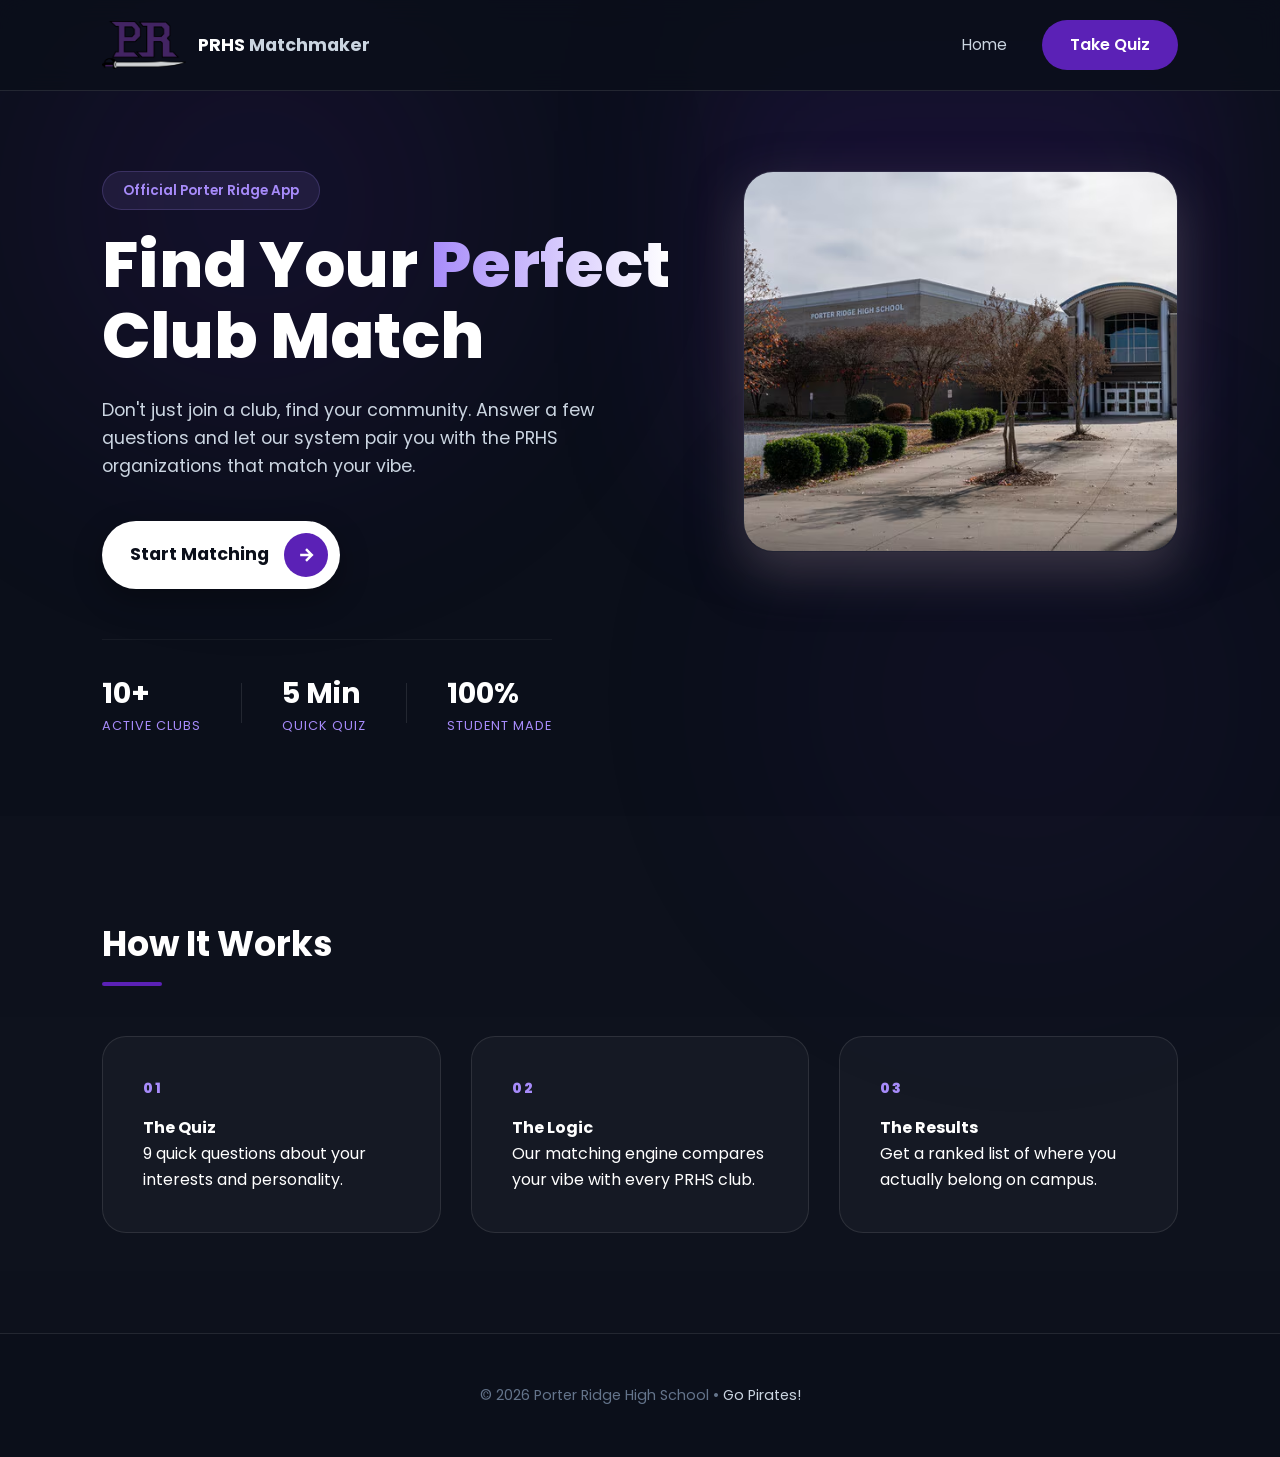
<file: index.html>
<!DOCTYPE html>
<html lang="en">
<head>
    <meta charset="UTF-8">
    <meta name="viewport" content="width=device-width, initial-scale=1.0">
    <title>PRHS Club Matchmaker | Find Your Pack</title>
    
    <link rel="preconnect" href="https://fonts.googleapis.com">
    <link rel="preconnect" href="https://fonts.gstatic.com" crossorigin>
    <link href="https://fonts.googleapis.com/css2?family=Poppins:wght@300;400;600;700;800&display=swap" rel="stylesheet">
    
    <link rel="stylesheet" href="styles.css">
</head>
<body>

    <div class="bg-glow"></div>
    <div class="bg-glow secondary"></div>

    <header class="navbar">
        <div class="logo-container">
            <img src="PRlogo.png" alt="PRHS Logo" class="school-logo">
            <span class="logo-text">PRHS <span class="silver-text">Matchmaker</span></span>
        </div>
        <nav class="nav-links">
            <a href="index.html" class="nav-link">Home</a>
            <a href="quiz.html" class="nav-btn">Take Quiz</a>
        </nav>
    </header>

    <main class="content-wrapper">
        <section class="hero">
            <div class="hero-content fade-in-up">
                <div class="text-stack">
                    <span class="badge">Official Porter Ridge App</span>
                    <h1>Find Your <span class="highlight">Perfect</span> <br>Club Match</h1>
                    <p class="hero-description">
                        Don't just join a club, find your community. Answer a few questions and let our system 
                        pair you with the PRHS organizations that match your vibe.
                    </p>
                </div>

                <div class="cta-group">
                    <a href="quiz.html" class="main-cta-button">
                        <span>Start Matching</span>
                        <div class="icon-circle">
                            <svg width="20" height="20" viewBox="0 0 24 24" fill="none" stroke="currentColor" stroke-width="3">
                                <path d="M5 12h14M12 5l7 7-7 7"/>
                            </svg>
                        </div>
                    </a>
                </div>

                <div class="stats-row">
                    <div class="stat-item">
                        <span class="stat-number">10+</span>
                        <span class="stat-label">Active Clubs</span>
                    </div>
                    <div class="stat-sep"></div>
                    <div class="stat-item">
                        <span class="stat-number">5 Min</span>
                        <span class="stat-label">Quick Quiz</span>
                    </div>
                    <div class="stat-sep"></div>
                    <div class="stat-item">
                        <span class="stat-number">100%</span>
                        <span class="stat-label">Student Made</span>
                    </div>
                </div>
            </div>

            <div class="hero-visual fade-in-right">
                <div class="image-wrapper">
                    <div class="image-glow"></div>
                    <div class="image-frame">
                        <img src="PRbackground.jpg" alt="PRHS Campus" class="main-hero-img">
                    </div>
                </div>
            </div>
        </section>

        <section class="how-it-works">
            <div class="section-header">
                <h2>How It Works</h2>
                <div class="line-divider"></div>
            </div>
            
            <div class="steps-grid">
                <div class="step-card">
                    <div class="step-num">01</div>
                    <h4>The Quiz</h4>
                    <p>9 quick questions about your interests and personality.</p>
                </div>
                <div class="step-card">
                    <div class="step-num">02</div>
                    <h4>The Logic</h4>
                    <p>Our matching engine compares your vibe with every PRHS club.</p>
                </div>
                <div class="step-card">
                    <div class="step-num">03</div>
                    <h4>The Results</h4>
                    <p>Get a ranked list of where you actually belong on campus.</p>
                </div>
            </div>
        </section>
    </main>

    <footer class="main-footer">
        <p>&copy; 2026 Porter Ridge High School • <span class="silver-text">Go Pirates!</span></p>
    </footer>

    <script src="script.js"></script>
</body>
</html>
</file>
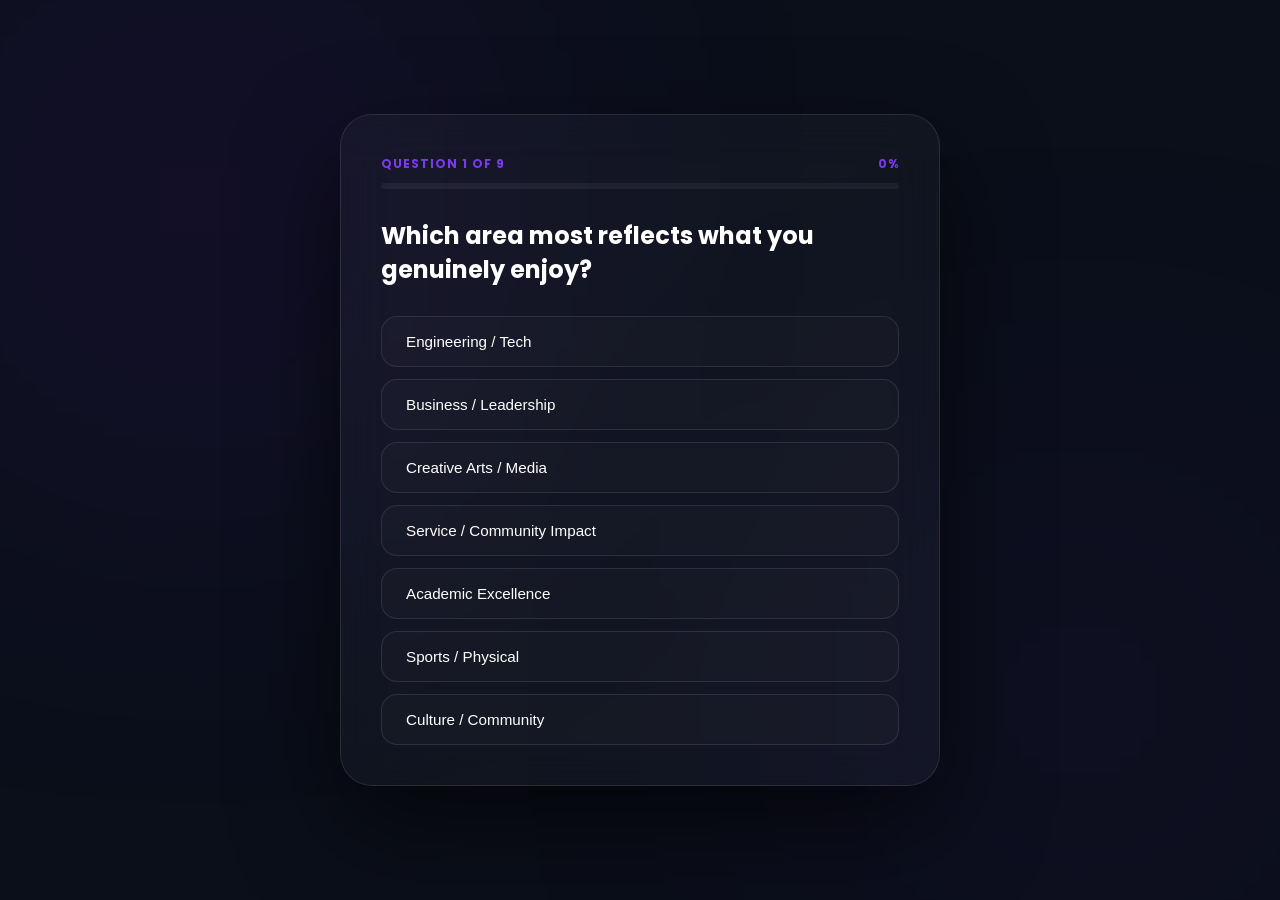
<file: quiz.html>
<!DOCTYPE html>
<html lang="en">
<head>
    <meta charset="UTF-8">
    <meta name="viewport" content="width=device-width, initial-scale=1.0">
    <title>PRHS Matchmaker Quiz</title>
    <link rel="stylesheet" href="quiz-style.css">
    <link href="https://fonts.googleapis.com/css2?family=Poppins:wght@300;400;600;700;800&display=swap" rel="stylesheet">
</head>
<body>
    <div class="bg-glow"></div>
    <div class="bg-glow secondary"></div>

    <div class="quiz-wrapper">
        <div class="quiz-card" id="main-card">
            <div class="quiz-header">
                <div class="progress-info">
                    <span id="q-number">Step 1 of 9</span>
                    <span id="q-percent">0%</span>
                </div>
                <div class="progress-track">
                    <div class="progress-fill" id="progressBar"></div>
                </div>
            </div>

            <div id="question-container" class="fade-in">
                <h2 id="q-text">Loading...</h2>
                <div class="options-stack" id="options-container">
                    </div>
            </div>

            <div id="results-screen" class="hidden">
                <div class="results-header">
                    <h2>Your Perfect Matches</h2>
                    <p class="silver-text">Based on your personality and goals, we recommend:</p>
                </div>
                <div id="rankings-list" class="results-grid">
                    </div>
                <div class="results-footer">
                    <button onclick="location.reload()" class="btn-primary">Try Again</button>
                    <a href="index.html" class="btn-secondary">Return Home</a>
                </div>
            </div>
        </div>
    </div>
    <script src="engine.js"></script>
</body>
</html>
</file>
<file: styles.css>
/* =======================
   COLOR & VARIABLE SYSTEM
======================= */
:root {
    --prhs-purple: #5b21b6;
    --prhs-purple-light: #a78bfa;
    --prhs-black: #0b0f1a;
    --prhs-silver: #cbd5e1;
    --glass-border: rgba(255, 255, 255, 0.1);
    --transition: all 0.4s cubic-bezier(0.16, 1, 0.3, 1);
}

* {
    margin: 0;
    padding: 0;
    box-sizing: border-box;
    font-family: 'Poppins', sans-serif;
}

body {
    background-color: var(--prhs-black);
    color: white;
    min-height: 100vh;
    overflow-x: hidden;
    line-height: 1.6;
    display: flex;
    flex-direction: column;
}

.content-wrapper {
    flex: 1;
}

/* =======================
   NAVBAR
======================= */
.navbar {
    display: flex;
    justify-content: space-between;
    align-items: center;
    padding: 20px 8%;
    position: sticky;
    top: 0;
    z-index: 1000;
    background: rgba(11, 15, 26, 0.85);
    backdrop-filter: blur(12px);
    border-bottom: 1px solid var(--glass-border);
}

.logo-container { display: flex; align-items: center; gap: 12px; }
.school-logo { height: 48px; width: auto; }
.logo-text { font-weight: 700; font-size: 1.1rem; }
.nav-links { display: flex; align-items: center; gap: 35px; }

.nav-link { 
    text-decoration: none; 
    color: var(--prhs-silver); 
    font-size: 0.95rem; 
    transition: var(--transition);
}

.nav-btn {
    padding: 12px 28px;
    background: var(--prhs-purple);
    color: white;
    border-radius: 50px;
    text-decoration: none;
    font-weight: 600;
    transition: var(--transition);
}

.nav-btn:hover { background: var(--prhs-purple-light); transform: translateY(-2px); }

/* =======================
   HERO SECTION
======================= */
.hero {
    display: grid;
    grid-template-columns: 1.2fr 0.9fr;
    align-items: flex-start;
    padding: 80px 8%;
    gap: 60px;
    max-width: 1400px;
    margin: 0 auto;
}

.hero-content {
    display: flex;
    flex-direction: column;
    align-items: flex-start;
}

.badge {
    background: rgba(167, 139, 250, 0.1);
    color: var(--prhs-purple-light);
    padding: 8px 20px;
    border-radius: 100px;
    font-size: 0.85rem;
    font-weight: 600;
    border: 1px solid rgba(167, 139, 250, 0.2);

    display: inline-block;
    margin-bottom: 20px;
    position: relative;
    top: 0px;
}

.hero-content h1 {
    font-size: 4rem;
    line-height: 1.1;
    margin-bottom: 25px;
    font-weight: 800;
}

.highlight {
    color: var(--prhs-purple-light);
    background: linear-gradient(to right, var(--prhs-purple-light), #fff);
    -webkit-background-clip: text;
    -webkit-text-fill-color: transparent;
}

.hero-description {
    font-size: 1.1rem;
    color: var(--prhs-silver);
    max-width: 520px;
    margin-bottom: 40px;
}

/* =======================
   START MATCHING BUTTON
======================= */
.main-cta-button {
    display: inline-flex;
    align-items: center;
    gap: 15px;
    background: white;
    color: var(--prhs-black);
    padding: 12px 12px 12px 28px;
    border-radius: 100px;
    text-decoration: none;
    font-weight: 700;
    font-size: 1.1rem;
    transition: var(--transition);
    box-shadow: 0 10px 30px rgba(0,0,0,0.3);
}

.icon-circle {
    background: var(--prhs-purple);
    width: 44px;
    height: 44px;
    border-radius: 50%;
    display: flex;
    align-items: center;
    justify-content: center;
    color: white;
    transition: var(--transition);
}

.main-cta-button:hover {
    transform: scale(1.05);
    background: #f8fafc;
}

.main-cta-button:hover .icon-circle {
    transform: rotate(45deg);
}

/* =======================
   STATS ROW (HORIZONTAL)
======================= */
.stats-row {
    display: flex;
    align-items: center;
    gap: 40px;
    margin-top: 50px;
    padding-top: 30px;
    border-top: 1px solid rgba(255,255,255,0.05);
}

.stat-item { display: flex; flex-direction: column; }
.stat-number { font-size: 1.8rem; font-weight: 700; color: white; }
.stat-label { font-size: 0.8rem; color: var(--prhs-purple-light); text-transform: uppercase; letter-spacing: 1px; }
.stat-sep { width: 1px; height: 40px; background: var(--glass-border); }

/* =======================
   IMAGE VISUAL
======================= */
.image-wrapper { position: relative; width: 100%; }
.image-glow {
    position: absolute;
    top: 20%; left: 50%;
    transform: translate(-50%, -50%);
    width: 120%; height: 120%;
    background: var(--prhs-purple);
    filter: blur(80px);
    opacity: 0.15;
    z-index: -1;
}

.image-frame {
    border-radius: 30px;
    overflow: hidden;
    border: 1px solid var(--glass-border);
    box-shadow: 0 20px 50px rgba(103, 93, 103, 0.5);
}

.main-hero-img {
    width: 100%;
    aspect-ratio: 16 / 14;
    object-fit: cover;
    display: block;
}

/* =======================
   HOW IT WORKS (CLEAN GRID)
======================= */
.how-it-works { padding: 100px 8%; background: rgba(255,255,255,0.01); }
.section-header { margin-bottom: 50px; }
.section-header h2 { font-size: 2.2rem; margin-bottom: 10px; }
.line-divider { width: 60px; height: 4px; background: var(--prhs-purple); border-radius: 2px; }

.steps-grid {
    display: grid;
    grid-template-columns: repeat(auto-fit, minmax(280px, 1fr));
    gap: 30px;
}

.step-card {
    background: rgba(255,255,255,0.03);
    padding: 40px;
    border-radius: 24px;
    border: 1px solid var(--glass-border);
    transition: var(--transition);
}

.step-card:hover { border-color: var(--prhs-purple-light); transform: translateY(-8px); }
.step-num { color: var(--prhs-purple-light); font-weight: 800; font-size: 0.9rem; margin-bottom: 15px; letter-spacing: 2px; }

/* =======================
   FOOTER
======================= */
.main-footer {
    padding: 50px 8%;
    border-top: 1px solid var(--glass-border);
    text-align: center;
    color: #64748b;
    font-size: 0.9rem;
}

.silver-text { color: var(--prhs-silver); }

/* =======================
   ANIMATIONS & BACKGROUND
======================= */
.bg-glow {
    position: fixed; width: 60vw; height: 60vw;
    background: radial-gradient(circle, var(--prhs-purple) 0%, transparent 70%);
    filter: blur(100px); opacity: 0.15; top: -20%; left: -10%; z-index: -1;
}
.bg-glow.secondary { right: -10%; bottom: -20%; top: auto; left: auto; opacity: 0.08; }

@keyframes fadeInUp {
    from { opacity: 0; transform: translateY(30px); }
    to { opacity: 1; transform: translateY(-20); }
}

.fade-in-up { animation: fadeInUp 1s ease forwards; }

/* RESPONSIVE */
@media (max-width: 1024px) {
    .hero { grid-template-columns: 1fr; text-align: center; }
    .hero-content { align-items: center; }
    .stats-row { justify-content: center; width: 100%; }
    .hero-content h1 { font-size: 3rem; }
}
</file>
<file: quiz-style.css>
:root {
    --pr-purple: #5b21b6;
    --pr-purple-glow: #7c3aed;
    --pr-black: #0b0f1a;
    --pr-silver: #94a3b8;
    --glass: rgba(255, 255, 255, 0.03);
    --glass-border: rgba(255, 255, 255, 0.1);
}

body {
    background-color: var(--pr-black);
    color: white;
    font-family: 'Poppins', sans-serif;
    margin: 0;
    height: 100vh;
    display: flex;
    justify-content: center;
    align-items: center;
    overflow: hidden;
}

.quiz-wrapper {
    width: 100%;
    max-width: 600px;
    padding: 20px;
    z-index: 10;
}

.quiz-card {
    background: var(--glass);
    backdrop-filter: blur(25px);
    border: 1px solid var(--glass-border);
    border-radius: 32px;
    padding: 40px;
    box-shadow: 0 40px 100px rgba(0,0,0,0.6);
    transition: all 0.5s cubic-bezier(0.16, 1, 0.3, 1);
}

/* Progress Bar Styling */
.quiz-header { margin-bottom: 30px; }
.progress-info {
    display: flex;
    justify-content: space-between;
    font-size: 0.75rem;
    font-weight: 700;
    color: var(--pr-purple-glow);
    text-transform: uppercase;
    letter-spacing: 1px;
    margin-bottom: 10px;
}
.progress-track {
    height: 6px;
    background: rgba(255,255,255,0.05);
    border-radius: 10px;
}
.progress-fill {
    height: 100%;
    width: 0%;
    background: linear-gradient(90deg, var(--pr-purple), var(--pr-purple-glow));
    border-radius: 10px;
    transition: width 0.6s cubic-bezier(0.34, 1.56, 0.64, 1);
}

/* Question Styling */
h2 { font-size: 1.5rem; line-height: 1.4; margin-bottom: 30px; }

.options-stack { display: flex; flex-direction: column; gap: 12px; }

.option-btn {
    background: rgba(255,255,255,0.02);
    border: 1px solid var(--glass-border);
    padding: 16px 24px;
    border-radius: 16px;
    color: white;
    text-align: left;
    font-size: 0.95rem;
    cursor: pointer;
    transition: all 0.3s ease;
    outline: none;
}

.option-btn:hover {
    background: rgba(124, 58, 237, 0.1);
    border-color: var(--pr-purple-glow);
    transform: scale(1.02);
}

.option-btn:active { transform: scale(0.98); }

/* Results */
.hidden { display: none; }
.match-card {
    background: linear-gradient(135deg, rgba(91, 33, 182, 0.1), transparent);
    border: 1px solid var(--glass-border);
    padding: 20px;
    border-radius: 20px;
    margin-top: 15px;
    display: flex;
    justify-content: space-between;
    align-items: center;
}

.restart-btn {
    width: 100%;
    padding: 16px;
    background: white;
    color: black;
    border: none;
    border-radius: 16px;
    font-weight: 700;
    margin-top: 30px;
    cursor: pointer;
}

/* BG Glows */
.bg-glow {
    position: fixed; width: 600px; height: 600px;
    background: var(--pr-purple); filter: blur(150px);
    opacity: 0.1; top: -100px; left: -100px; z-index: 1;
}
.bg-glow.secondary { top: auto; left: auto; bottom: -100px; right: -100px; opacity: 0.05; }


/* =======================
   RESULTS SCREEN UI
======================= */

#results-screen {
    max-width: 500px; /* Constrains the width so it doesn't fill the screen */
    margin: 0 auto;
    text-align: center;
    animation: fadeIn 0.8s ease;
}

.results-header {
    margin-bottom: 2rem;
}

.celebration-icon {
    font-size: 2.5rem;
    margin-bottom: 1rem;
    display: block;
}

/* Match Cards Polish */
.match-card {
    background: rgba(255, 255, 255, 0.03);
    border: 1px solid var(--glass-border);
    padding: 1.25rem 1.5rem;
    border-radius: 20px;
    margin-bottom: 1rem;
    display: flex;
    justify-content: space-between;
    align-items: center;
    transition: transform 0.3s ease;
}

.match-card:first-child {
    background: linear-gradient(135deg, rgba(91, 33, 182, 0.2), rgba(255, 255, 255, 0.03));
    border-color: var(--pr-purple-glow);
    transform: scale(1.05); /* Makes #1 match pop */
    margin-bottom: 1.5rem;
}

.match-info small {
    display: block;
    color: var(--pr-purple-glow);
    font-weight: 700;
    font-size: 0.7rem;
    text-transform: uppercase;
    margin-bottom: 4px;
}

.match-name {
    font-weight: 700;
    font-size: 1.1rem;
}

.match-score {
    font-weight: 800;
    color: var(--pr-purple-light);
    font-size: 1.2rem;
}

/* =======================
   BUTTONS (NO MORE RAW LINKS)
======================= */

.results-footer {
    margin-top: 2.5rem;
    display: flex;
    flex-direction: column;
    gap: 12px;
}

.btn-primary {
    width: 100%;
    padding: 16px;
    background: white;
    color: black;
    border: none;
    border-radius: 16px;
    font-weight: 700;
    font-size: 1rem;
    cursor: pointer;
    transition: var(--transition);
}

.btn-primary:hover {
    background: var(--pr-purple-light);
    transform: translateY(-2px);
}

.btn-secondary {
    width: 100%;
    padding: 14px;
    background: rgba(255, 255, 255, 0.05);
    color: white;
    border: 1px solid var(--glass-border);
    border-radius: 16px;
    font-weight: 600;
    text-decoration: none;
    font-size: 0.9rem;
    transition: var(--transition);
    display: block; /* Makes the <a> tag behave like a button */
}

.btn-secondary:hover {
    background: rgba(255, 255, 255, 0.1);
    border-color: var(--pr-silver);
}

@keyframes fadeIn {
    from { opacity: 0; transform: translateY(10px); }
    to { opacity: 1; transform: translateY(0); }
}
</file>
